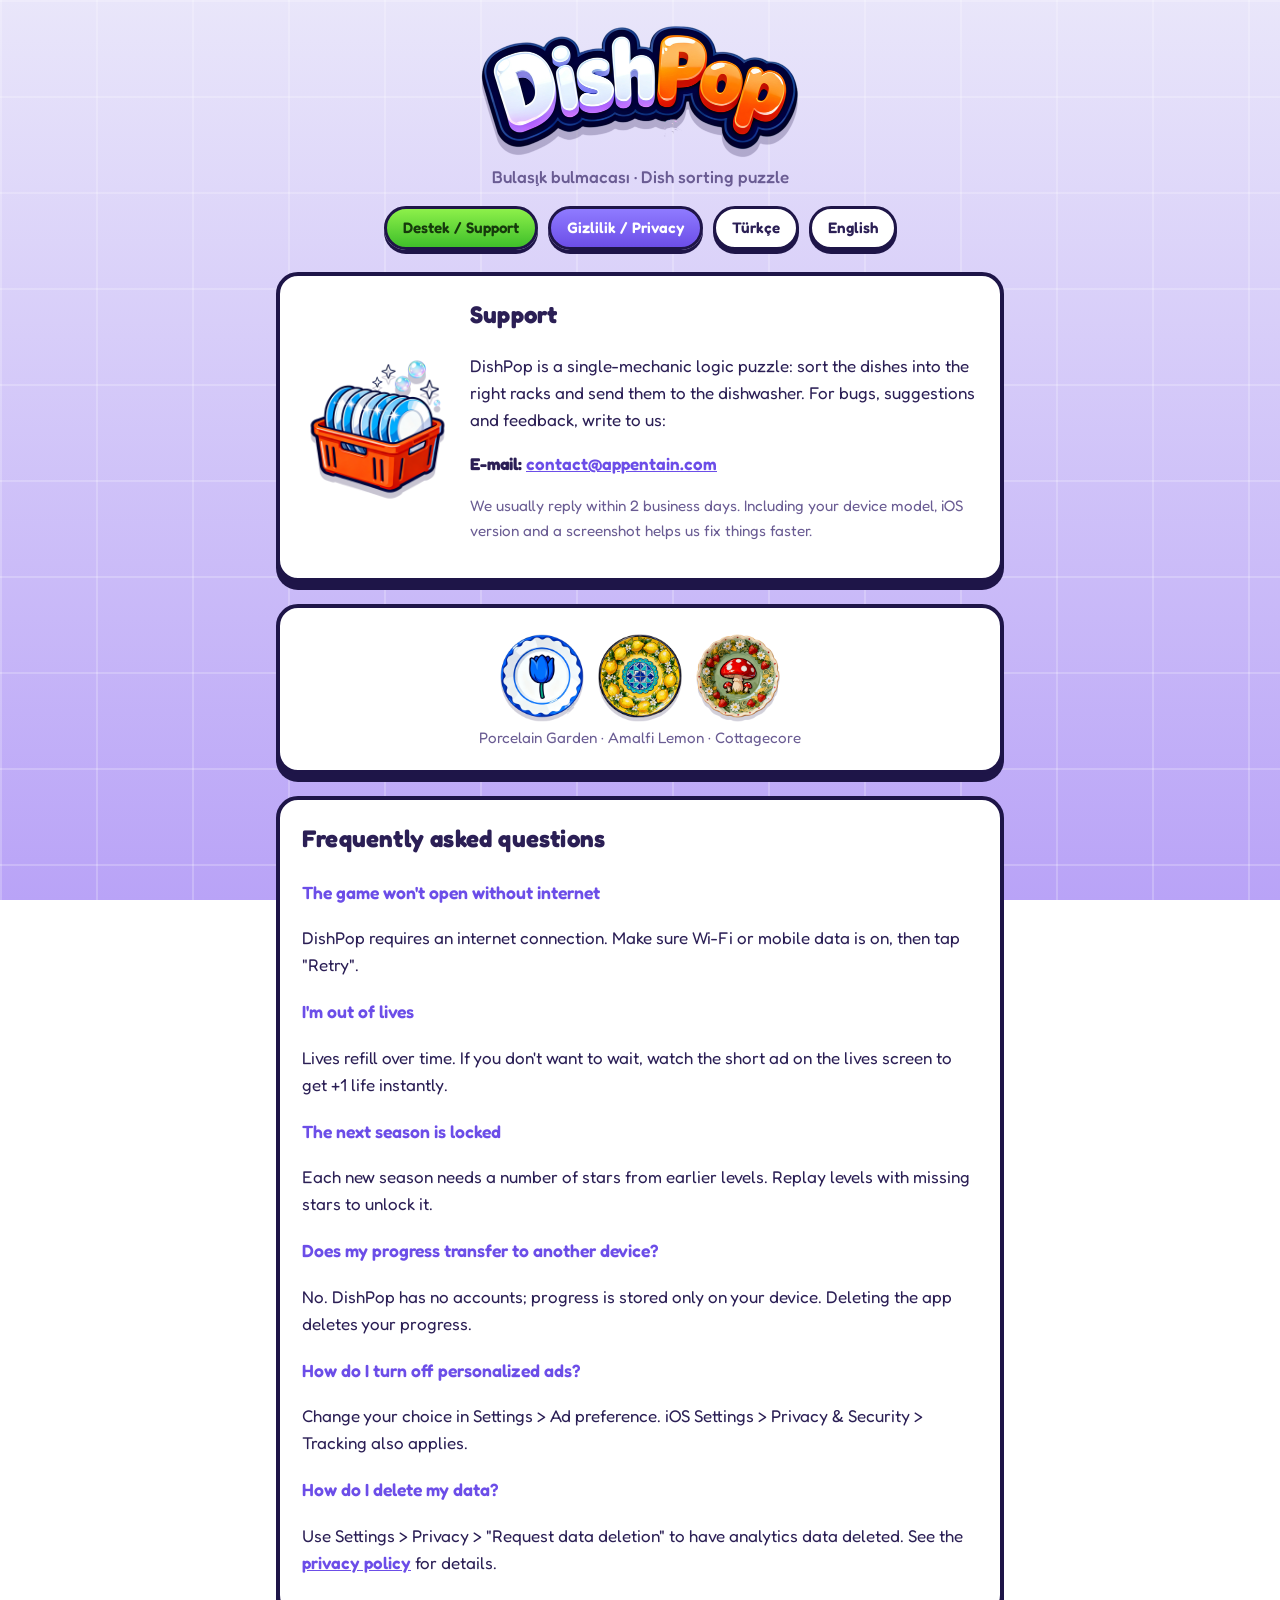
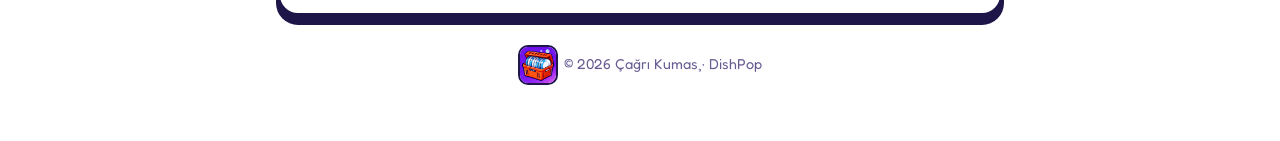
<file: index.html>
<!doctype html>
<html lang="tr">
<head>
<meta charset="utf-8">
<meta name="viewport" content="width=device-width, initial-scale=1">
<title>DishPop – Destek / Support</title>
<link rel="preconnect" href="https://fonts.googleapis.com">
<link href="https://fonts.googleapis.com/css2?family=Fredoka:wght@500;600;700&display=swap" rel="stylesheet">
<link rel="icon" type="image/png" href="img/favicon.png">
<link rel="apple-touch-icon" href="img/icon.png">
<link rel="stylesheet" href="style.css">
</head>
<body>
<main>
  <header><img class="logo" src="img/logo.png" alt="DishPop"><p class="tag">Bulaşık bulmacası · Dish sorting puzzle</p></header>
  <nav>
    <a href="index.html" class="active">Destek / Support</a>
    <a href="privacy.html">Gizlilik / Privacy</a>
    <a href="#tr" class="lang-btn" onclick="show('tr');return false;">Türkçe</a>
    <a href="#en" class="lang-btn" onclick="show('en');return false;">English</a>
  </nav>

  <section id="tr" class="lang show">
    <div class="card">
      <div class="hero"><img src="img/hero.png" alt=""><div><h2>Destek</h2>
      <p>DishPop, bulaşıkları doğru kasalara dizip makineye gönderdiğin tek mekanikli bir mantık bulmacasıdır. Sorun, öneri ve geri bildirimlerin için bize yaz:</p>
      <p><strong>E-posta:</strong> <a href="mailto:contact@appentain.com?subject=DishPop%20Destek">contact@appentain.com</a></p>
      <p class="muted">Genelde 2 iş günü içinde yanıt veriyoruz. Yazarken cihaz modelini, iOS sürümünü ve mümkünse ekran görüntüsünü eklersen daha hızlı çözeriz.</p></div></div>
    </div>

    <div class="card"><div class="pieces"><img src="img/kol_s1_01.png" alt=""><img src="img/kol_s2_01.png" alt=""><img src="img/kol_s3_01.png" alt=""></div><p class="muted" style="text-align:center;margin:8px 0 0">Porselen Bahçesi · Amalfi Limonu · Cottagecore</p></div>
    <div class="card">
      <h2>Sık sorulan sorular</h2>
      <h3>Oyun internetsiz açılmıyor</h3>
      <p>DishPop internet bağlantısı gerektirir. Wi-Fi veya mobil verinin açık olduğundan emin olup "Yenile"ye dokun.</p>
      <h3>Canım bitti, ne yapabilirim?</h3>
      <p>Canlar zamanla kendiliğinden dolar. Beklemek istemiyorsan can ekranındaki kısa reklamı izleyerek anında +1 can alabilirsin.</p>
      <h3>Bir sonraki sezon kilitli</h3>
      <p>Yeni sezon için önceki bölümlerden belirli sayıda yıldız toplamak gerekir. Eksik yıldızlı bölümleri tekrar oynayarak kilidi açabilirsin.</p>
      <h3>İlerlemem başka cihaza geçer mi?</h3>
      <p>Hayır. DishPop hesap kullanmaz; ilerleme yalnızca cihazında saklanır. Uygulamayı silmek ilerlemeyi de siler.</p>
      <h3>Reklamları nasıl kişiselleştirmeden gösteririm?</h3>
      <p>Ayarlar &gt; Reklam tercihi bölümünden seçimini değiştirebilirsin. iOS'ta Ayarlar &gt; Gizlilik ve Güvenlik &gt; Takip bölümü de geçerlidir.</p>
      <h3>Verilerimi nasıl sildiririm?</h3>
      <p>Ayarlar &gt; Gizlilik &gt; "Veri silme isteği" ile ölçüm verilerinin silinmesini isteyebilirsin. Ayrıntılar için <a href="privacy.html#tr">gizlilik politikası</a>na bak.</p>
    </div>
  </section>

  <section id="en" class="lang">
    <div class="card">
      <div class="hero"><img src="img/hero.png" alt=""><div><h2>Support</h2>
      <p>DishPop is a single-mechanic logic puzzle: sort the dishes into the right racks and send them to the dishwasher. For bugs, suggestions and feedback, write to us:</p>
      <p><strong>E-mail:</strong> <a href="mailto:contact@appentain.com?subject=DishPop%20Support">contact@appentain.com</a></p>
      <p class="muted">We usually reply within 2 business days. Including your device model, iOS version and a screenshot helps us fix things faster.</p></div></div>
    </div>

    <div class="card"><div class="pieces"><img src="img/kol_s1_01.png" alt=""><img src="img/kol_s2_01.png" alt=""><img src="img/kol_s3_01.png" alt=""></div><p class="muted" style="text-align:center;margin:8px 0 0">Porcelain Garden · Amalfi Lemon · Cottagecore</p></div>
    <div class="card">
      <h2>Frequently asked questions</h2>
      <h3>The game won't open without internet</h3>
      <p>DishPop requires an internet connection. Make sure Wi-Fi or mobile data is on, then tap "Retry".</p>
      <h3>I'm out of lives</h3>
      <p>Lives refill over time. If you don't want to wait, watch the short ad on the lives screen to get +1 life instantly.</p>
      <h3>The next season is locked</h3>
      <p>Each new season needs a number of stars from earlier levels. Replay levels with missing stars to unlock it.</p>
      <h3>Does my progress transfer to another device?</h3>
      <p>No. DishPop has no accounts; progress is stored only on your device. Deleting the app deletes your progress.</p>
      <h3>How do I turn off personalized ads?</h3>
      <p>Change your choice in Settings &gt; Ad preference. iOS Settings &gt; Privacy &amp; Security &gt; Tracking also applies.</p>
      <h3>How do I delete my data?</h3>
      <p>Use Settings &gt; Privacy &gt; "Request data deletion" to have analytics data deleted. See the <a href="privacy.html#en">privacy policy</a> for details.</p>
    </div>
  </section>

  <footer><img src="img/icon.png" alt="">© 2026 Çağrı Kumaş · DishPop</footer>
</main>
<script>
function show(l){document.querySelectorAll('.lang').forEach(s=>s.classList.toggle('show',s.id===l));}
(function(){var h=location.hash.replace('#','');if(h==='en'||h==='tr')show(h);else if(!/^tr/i.test(navigator.language||''))show('en');})();
</script>
</body>
</html>
</file>
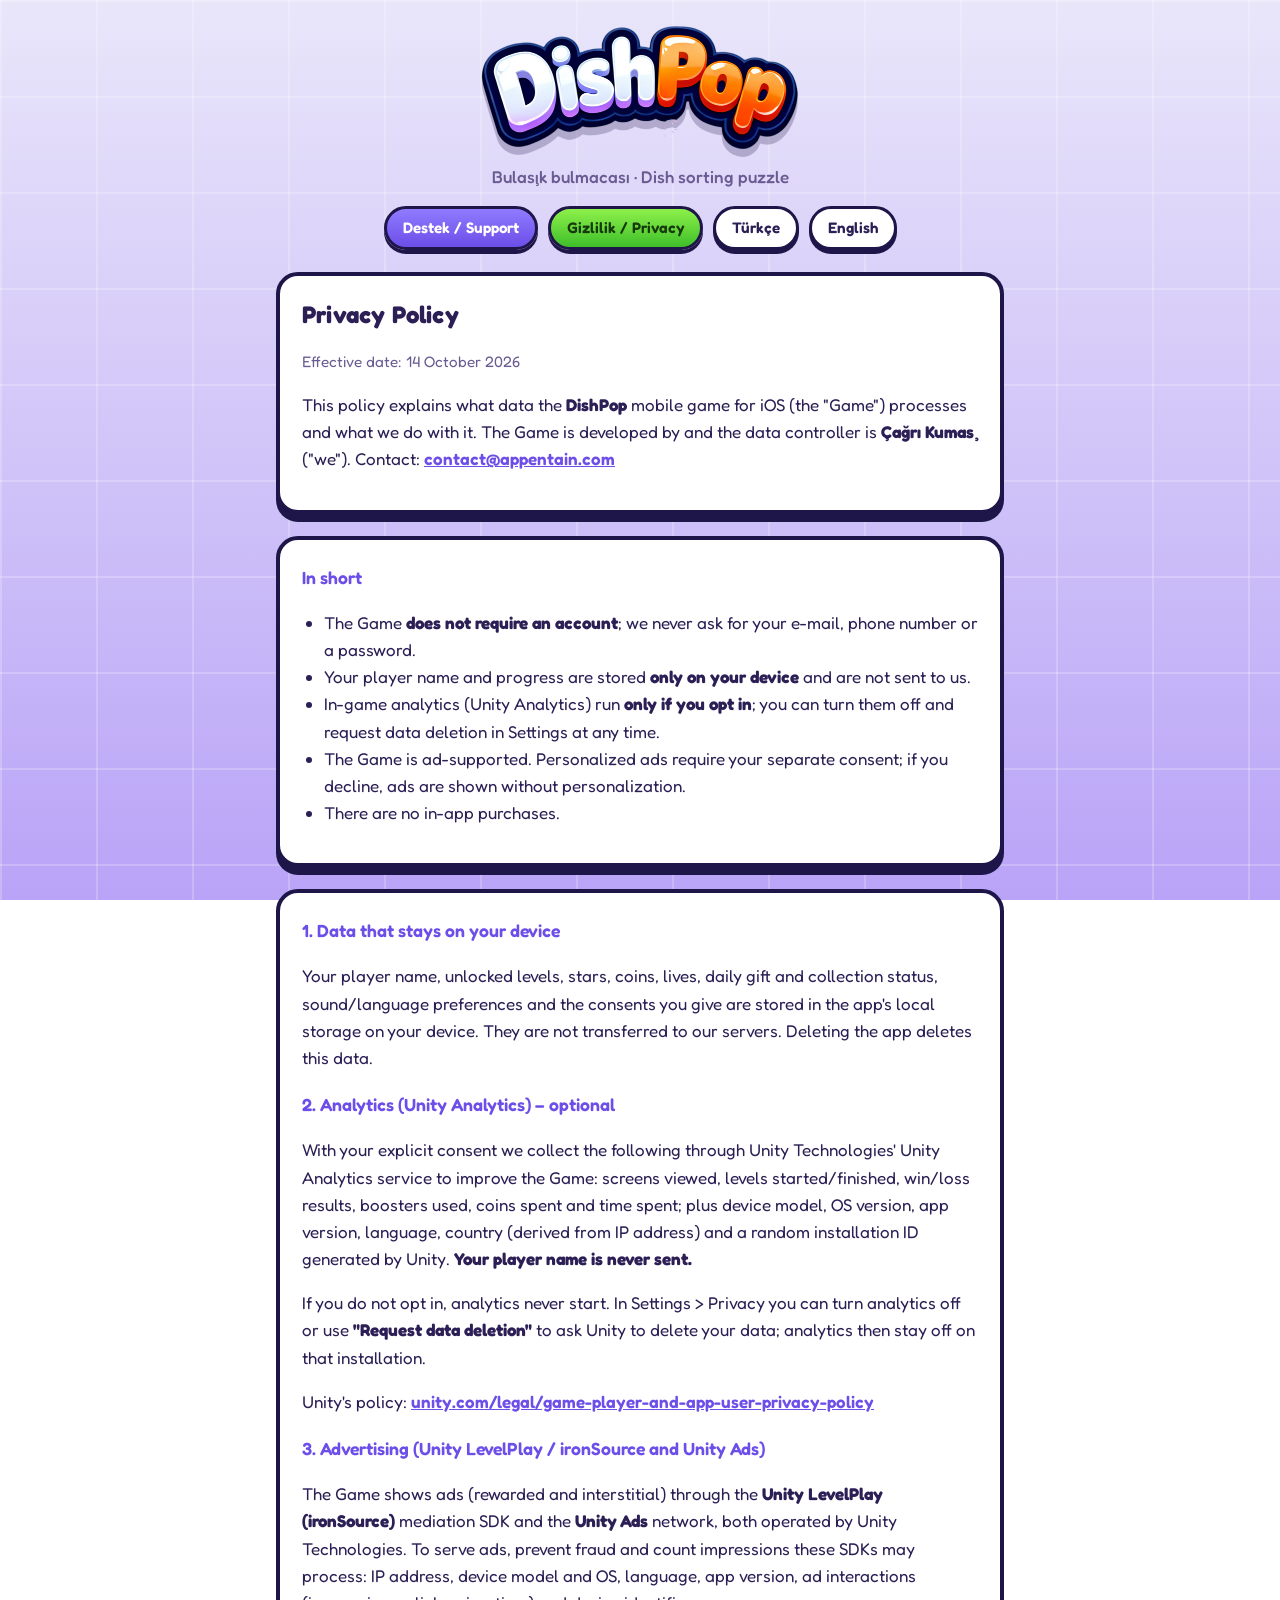
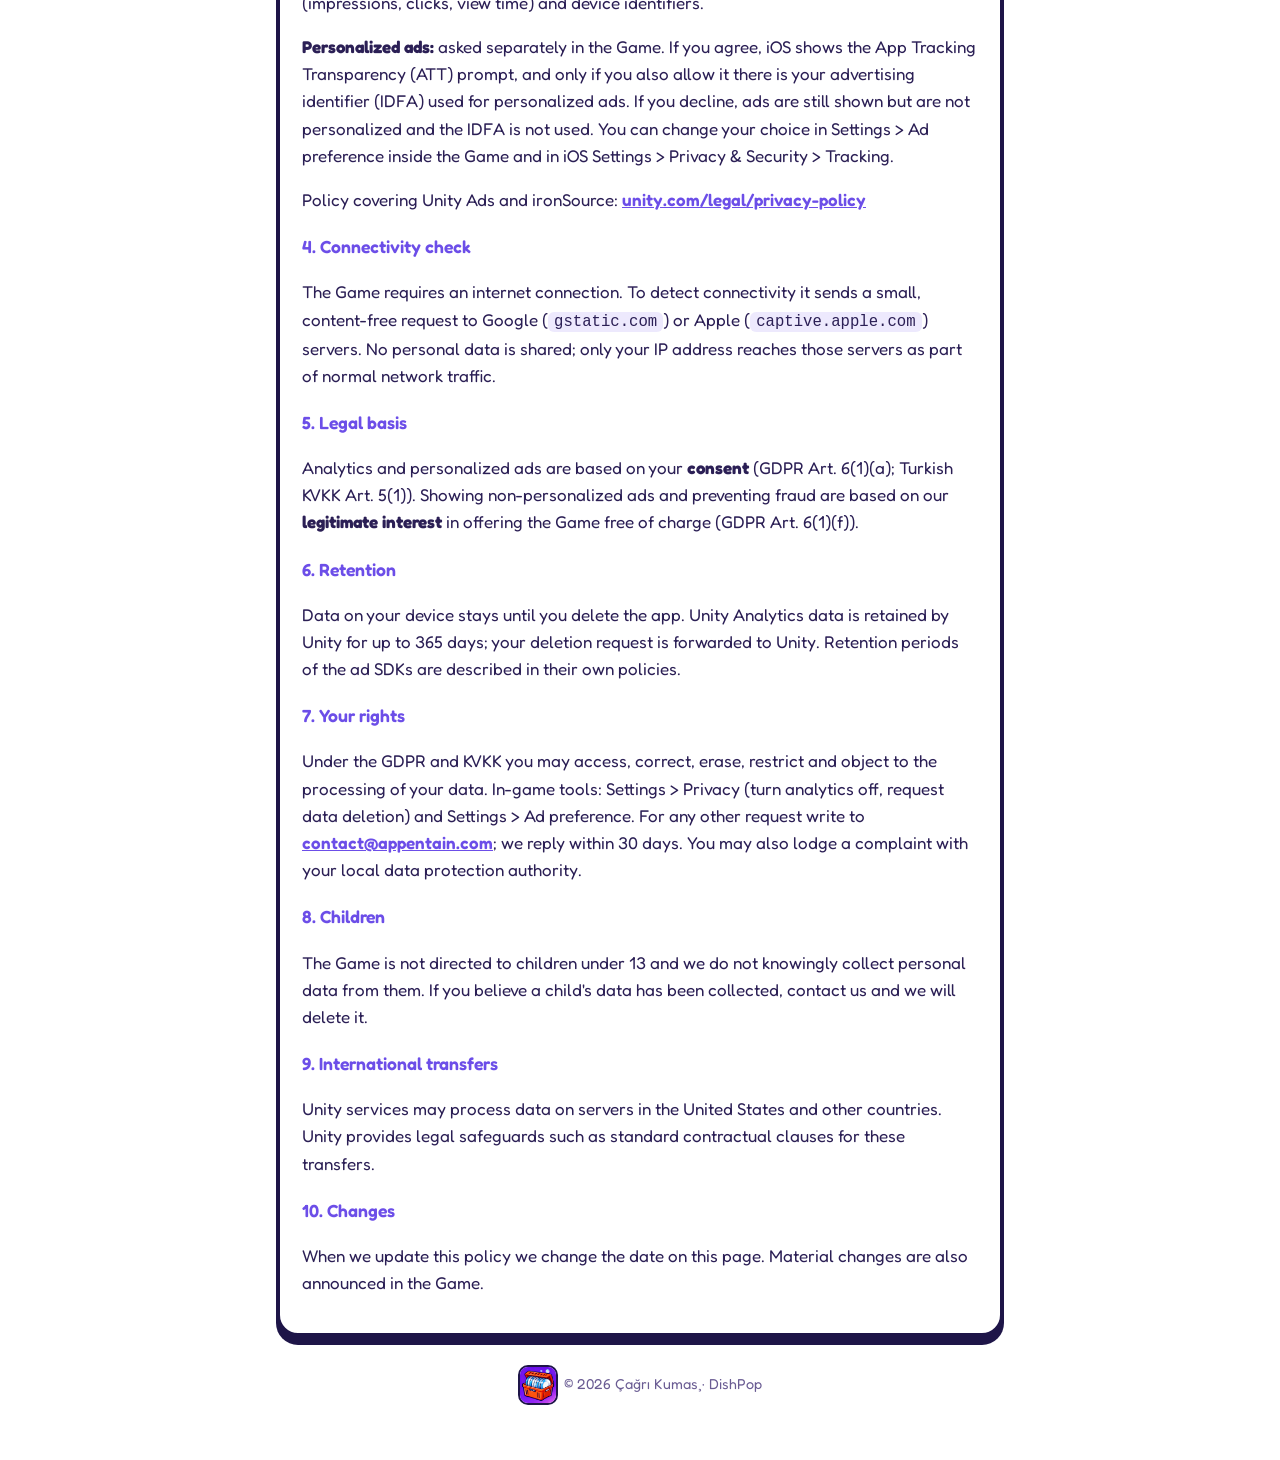
<file: privacy.html>
<!doctype html>
<html lang="tr">
<head>
<meta charset="utf-8">
<meta name="viewport" content="width=device-width, initial-scale=1">
<title>DishPop – Gizlilik Politikası / Privacy Policy</title>
<link rel="preconnect" href="https://fonts.googleapis.com">
<link href="https://fonts.googleapis.com/css2?family=Fredoka:wght@500;600;700&display=swap" rel="stylesheet">
<link rel="icon" type="image/png" href="img/favicon.png">
<link rel="apple-touch-icon" href="img/icon.png">
<link rel="stylesheet" href="style.css">
</head>
<body>
<main>
  <header><img class="logo" src="img/logo.png" alt="DishPop"><p class="tag">Bulaşık bulmacası · Dish sorting puzzle</p></header>
  <nav>
    <a href="index.html">Destek / Support</a>
    <a href="privacy.html" class="active">Gizlilik / Privacy</a>
    <a href="#tr" class="lang-btn" onclick="show('tr');return false;">Türkçe</a>
    <a href="#en" class="lang-btn" onclick="show('en');return false;">English</a>
  </nav>

  <!-- ===================== TÜRKÇE ===================== -->
  <section id="tr" class="lang show">
    <div class="card">
      <h2>Gizlilik Politikası</h2>
      <p class="muted">Yürürlük tarihi: 14 Ekim 2026</p>
      <p>Bu politika, iOS için yayınlanan <strong>DishPop</strong> mobil oyununun ("Oyun") hangi verileri işlediğini ve bu verilerle neler yaptığımızı açıklar. Oyunun geliştiricisi ve veri sorumlusu <strong>Çağrı Kumaş</strong>'tır ("biz"). Sorularınız için: <a href="mailto:contact@appentain.com">contact@appentain.com</a></p>
    </div>

    <div class="card">
      <h3>Kısaca</h3>
      <ul>
        <li>Oyun <strong>hesap gerektirmez</strong>; e-posta, telefon veya şifre istemeyiz.</li>
        <li>Girdiğiniz oyuncu adı ve oyun ilerlemeniz <strong>yalnızca cihazınızda</strong> saklanır, bize gönderilmez.</li>
        <li>Oyun içi ölçüm (Unity Analytics) <strong>yalnızca izin verirseniz</strong> açılır; Ayarlar'dan istediğiniz zaman kapatabilir ve veri silme isteği gönderebilirsiniz.</li>
        <li>Oyun reklamla desteklenir. Kişiselleştirilmiş reklam için ayrıca izniniz istenir; reddederseniz reklamlar kişiselleştirilmeden gösterilir.</li>
        <li>Uygulama içi satın alma yoktur.</li>
      </ul>
    </div>

    <div class="card">
      <h3>1. Cihazınızda kalan veriler</h3>
      <p>Oyuncu adı, açılan bölümler, yıldızlar, altın, can, günlük hediye ve koleksiyon durumu, ses/dil tercihleri ve verdiğiniz izinler cihazınızdaki uygulama depolamasında tutulur. Bu veriler sunucularımıza aktarılmaz. Uygulamayı silerseniz bu veriler de silinir.</p>

      <h3>2. Ölçüm (Unity Analytics) – isteğe bağlı</h3>
      <p>Oyunu geliştirmek için, açık izninizle, Unity Technologies'in Unity Analytics hizmeti aracılığıyla şu bilgileri toplarız: görüntülenen ekranlar, başlanan/bitirilen bölümler, kazanma-kaybetme sonuçları, kullanılan güçlendirmeler, harcanan altın ve süreler; ayrıca cihaz modeli, işletim sistemi sürümü, uygulama sürümü, dil, ülke (IP adresinden türetilir) ve Unity tarafından üretilen rastgele bir kurulum kimliği. <strong>Oyuncu adınız gönderilmez.</strong></p>
      <p>İzin vermezseniz ölçüm hiç başlamaz. Ayarlar &gt; Gizlilik bölümünden ölçümü kapatabilir veya <strong>"Veri silme isteği"</strong> ile Unity'deki verilerinizin silinmesini talep edebilirsiniz; bu durumda ölçüm o kurulumda kapalı kalır.</p>
      <p>Unity'nin politikası: <a href="https://unity.com/legal/game-player-and-app-user-privacy-policy" target="_blank" rel="noopener">unity.com/legal/game-player-and-app-user-privacy-policy</a></p>

      <h3>3. Reklamlar (Unity LevelPlay / ironSource ve Unity Ads)</h3>
      <p>Oyun, Unity Technologies'e ait <strong>Unity LevelPlay (ironSource)</strong> reklam aracılığı SDK'sı ve <strong>Unity Ads</strong> reklam ağı ile reklam gösterir (ödüllü reklamlar ve bölüm arası reklamlar). Bu SDK'lar reklam göstermek, sahtekârlığı önlemek ve gösterimleri saymak için şu verileri işleyebilir: IP adresi, cihaz modeli ve işletim sistemi, dil, uygulama sürümü, reklam etkileşimleri (gösterim, tıklama, izleme süresi) ve cihaz tanımlayıcıları.</p>
      <p><strong>Kişiselleştirilmiş reklam:</strong> Oyun içinde ayrıca sorulur. İzin verirseniz iOS'un "Uygulama Takibi Şeffaflığı" (ATT) penceresi açılır ve ancak orada da izin verirseniz reklam kimliğiniz (IDFA) kişiselleştirilmiş reklam için kullanılır. İzin vermezseniz reklamlar yine gösterilir, ancak kişiselleştirilmez ve IDFA kullanılmaz. Tercihinizi oyun içinde Ayarlar &gt; Reklam tercihi ve iOS'ta Ayarlar &gt; Gizlilik ve Güvenlik &gt; Takip bölümünden değiştirebilirsiniz.</p>
      <p>Unity Ads ve ironSource için geçerli politika: <a href="https://unity.com/legal/privacy-policy" target="_blank" rel="noopener">unity.com/legal/privacy-policy</a></p>

      <h3>4. Bağlantı denetimi</h3>
      <p>Oyun internet bağlantısı gerektirir. Bağlantı olup olmadığını anlamak için Google (<code>gstatic.com</code>) veya Apple (<code>captive.apple.com</code>) sunucularına içerik taşımayan küçük bir istek gönderilir. Bu istekle kişisel veri paylaşılmaz; yalnızca IP adresiniz standart ağ trafiği gereği bu sunuculara ulaşır.</p>

      <h3>5. Hukuki dayanak</h3>
      <p>Ölçüm ve kişiselleştirilmiş reklam için dayanak <strong>açık rızanızdır</strong> (KVKK m. 5/1, GDPR m. 6/1-a). Kişiselleştirilmemiş reklam gösterimi ve sahtekârlık önleme, oyunu ücretsiz sunabilmemiz için <strong>meşru menfaatimize</strong> dayanır (GDPR m. 6/1-f).</p>

      <h3>6. Saklama</h3>
      <p>Cihazınızdaki veriler siz uygulamayı silene kadar kalır. Unity Analytics verileri Unity tarafından en fazla 365 gün saklanır; silme isteğiniz Unity'ye iletilir. Reklam SDK'larının saklama süreleri kendi politikalarında belirtilir.</p>

      <h3>7. Haklarınız</h3>
      <p>KVKK ve GDPR kapsamında verilerinize erişme, düzeltme, silme, işlemeyi kısıtlama ve itiraz etme hakkınız vardır. Oyun içi araçlar: Ayarlar &gt; Gizlilik (ölçümü kapat, veri silme isteği) ve Ayarlar &gt; Reklam tercihi. Diğer talepler için <a href="mailto:contact@appentain.com">contact@appentain.com</a> adresine yazabilirsiniz; en geç 30 gün içinde yanıt veririz. AB'de yaşıyorsanız yerel veri koruma otoritenize, Türkiye'de KVKK Kurulu'na şikâyette bulunabilirsiniz.</p>

      <h3>8. Çocuklar</h3>
      <p>Oyun 13 yaşından küçüklere yönelik değildir ve bu kişilerden bilerek kişisel veri toplamayız. Bir çocuğun verisinin toplandığını düşünüyorsanız bize yazın; veriyi sileriz.</p>

      <h3>9. Uluslararası aktarım</h3>
      <p>Unity hizmetleri verileri Amerika Birleşik Devletleri ve diğer ülkelerdeki sunucularda işleyebilir. Unity, bu aktarımlar için standart sözleşme maddeleri gibi hukuki güvenceler sağlar.</p>

      <h3>10. Değişiklikler</h3>
      <p>Politikayı güncellediğimizde bu sayfadaki tarihi değiştiririz. Önemli değişiklikleri oyun içinde de duyururuz.</p>
    </div>
  </section>

  <!-- ===================== ENGLISH ===================== -->
  <section id="en" class="lang">
    <div class="card">
      <h2>Privacy Policy</h2>
      <p class="muted">Effective date: 14 October 2026</p>
      <p>This policy explains what data the <strong>DishPop</strong> mobile game for iOS (the "Game") processes and what we do with it. The Game is developed by and the data controller is <strong>Çağrı Kumaş</strong> ("we"). Contact: <a href="mailto:contact@appentain.com">contact@appentain.com</a></p>
    </div>

    <div class="card">
      <h3>In short</h3>
      <ul>
        <li>The Game <strong>does not require an account</strong>; we never ask for your e-mail, phone number or a password.</li>
        <li>Your player name and progress are stored <strong>only on your device</strong> and are not sent to us.</li>
        <li>In-game analytics (Unity Analytics) run <strong>only if you opt in</strong>; you can turn them off and request data deletion in Settings at any time.</li>
        <li>The Game is ad-supported. Personalized ads require your separate consent; if you decline, ads are shown without personalization.</li>
        <li>There are no in-app purchases.</li>
      </ul>
    </div>

    <div class="card">
      <h3>1. Data that stays on your device</h3>
      <p>Your player name, unlocked levels, stars, coins, lives, daily gift and collection status, sound/language preferences and the consents you give are stored in the app's local storage on your device. They are not transferred to our servers. Deleting the app deletes this data.</p>

      <h3>2. Analytics (Unity Analytics) – optional</h3>
      <p>With your explicit consent we collect the following through Unity Technologies' Unity Analytics service to improve the Game: screens viewed, levels started/finished, win/loss results, boosters used, coins spent and time spent; plus device model, OS version, app version, language, country (derived from IP address) and a random installation ID generated by Unity. <strong>Your player name is never sent.</strong></p>
      <p>If you do not opt in, analytics never start. In Settings &gt; Privacy you can turn analytics off or use <strong>"Request data deletion"</strong> to ask Unity to delete your data; analytics then stay off on that installation.</p>
      <p>Unity's policy: <a href="https://unity.com/legal/game-player-and-app-user-privacy-policy" target="_blank" rel="noopener">unity.com/legal/game-player-and-app-user-privacy-policy</a></p>

      <h3>3. Advertising (Unity LevelPlay / ironSource and Unity Ads)</h3>
      <p>The Game shows ads (rewarded and interstitial) through the <strong>Unity LevelPlay (ironSource)</strong> mediation SDK and the <strong>Unity Ads</strong> network, both operated by Unity Technologies. To serve ads, prevent fraud and count impressions these SDKs may process: IP address, device model and OS, language, app version, ad interactions (impressions, clicks, view time) and device identifiers.</p>
      <p><strong>Personalized ads:</strong> asked separately in the Game. If you agree, iOS shows the App Tracking Transparency (ATT) prompt, and only if you also allow it there is your advertising identifier (IDFA) used for personalized ads. If you decline, ads are still shown but are not personalized and the IDFA is not used. You can change your choice in Settings &gt; Ad preference inside the Game and in iOS Settings &gt; Privacy &amp; Security &gt; Tracking.</p>
      <p>Policy covering Unity Ads and ironSource: <a href="https://unity.com/legal/privacy-policy" target="_blank" rel="noopener">unity.com/legal/privacy-policy</a></p>

      <h3>4. Connectivity check</h3>
      <p>The Game requires an internet connection. To detect connectivity it sends a small, content-free request to Google (<code>gstatic.com</code>) or Apple (<code>captive.apple.com</code>) servers. No personal data is shared; only your IP address reaches those servers as part of normal network traffic.</p>

      <h3>5. Legal basis</h3>
      <p>Analytics and personalized ads are based on your <strong>consent</strong> (GDPR Art. 6(1)(a); Turkish KVKK Art. 5(1)). Showing non-personalized ads and preventing fraud are based on our <strong>legitimate interest</strong> in offering the Game free of charge (GDPR Art. 6(1)(f)).</p>

      <h3>6. Retention</h3>
      <p>Data on your device stays until you delete the app. Unity Analytics data is retained by Unity for up to 365 days; your deletion request is forwarded to Unity. Retention periods of the ad SDKs are described in their own policies.</p>

      <h3>7. Your rights</h3>
      <p>Under the GDPR and KVKK you may access, correct, erase, restrict and object to the processing of your data. In-game tools: Settings &gt; Privacy (turn analytics off, request data deletion) and Settings &gt; Ad preference. For any other request write to <a href="mailto:contact@appentain.com">contact@appentain.com</a>; we reply within 30 days. You may also lodge a complaint with your local data protection authority.</p>

      <h3>8. Children</h3>
      <p>The Game is not directed to children under 13 and we do not knowingly collect personal data from them. If you believe a child's data has been collected, contact us and we will delete it.</p>

      <h3>9. International transfers</h3>
      <p>Unity services may process data on servers in the United States and other countries. Unity provides legal safeguards such as standard contractual clauses for these transfers.</p>

      <h3>10. Changes</h3>
      <p>When we update this policy we change the date on this page. Material changes are also announced in the Game.</p>
    </div>
  </section>

  <footer><img src="img/icon.png" alt="">© 2026 Çağrı Kumaş · DishPop</footer>
</main>
<script>
function show(l){document.querySelectorAll('.lang').forEach(s=>s.classList.toggle('show',s.id===l));}
(function(){var h=location.hash.replace('#','');if(h==='en'||h==='tr')show(h);else if(!/^tr/i.test(navigator.language||''))show('en');})();
</script>
</body>
</html>
</file>
<file: style.css>
/* DishPop tasarim dili: lila fayans fon, parlak-kalin konturlu kartlar, Fredoka yazi */
:root {
  --bg1: #e9e6fa; --bg2: #b9a3f7; --tile: rgba(255,255,255,.22);
  --card: #ffffff; --ink: #2b1f55; --soft: #6a5c93; --line: #1e1548;
  --accent: #6c4ee8; --green1: #8df04a; --green2: #3fbf2a; --orange: #ff7a2a;
}
@media (prefers-color-scheme: dark) {
  :root { --bg1: #2a2050; --bg2: #141030; --tile: rgba(255,255,255,.05);
          --card: #2e2459; --ink: #f3efff; --soft: #c1b6ea; --line: #0e0a28; --accent: #b9a3ff; }
}
* { box-sizing: border-box; }
html { scroll-behavior: smooth; }
body {
  margin: 0; color: var(--ink);
  font-family: "Fredoka", "Baloo 2", -apple-system, "Segoe UI", Roboto, sans-serif; font-size: 17px; line-height: 1.6;
  background: linear-gradient(180deg, var(--bg1) 0%, var(--bg2) 100%) fixed;
}
/* fayans cizgileri */
body::before {
  content: ""; position: fixed; inset: 0; z-index: -1; pointer-events: none;
  background-image: linear-gradient(var(--tile) 2px, transparent 2px), linear-gradient(90deg, var(--tile) 2px, transparent 2px);
  background-size: 96px 96px;
}
main { max-width: 760px; margin: 0 auto; padding: 24px 16px 56px; }

header { text-align: center; margin-bottom: 8px; }
header .logo { width: min(320px, 70%); height: auto; filter: drop-shadow(0 8px 0 rgba(30,21,72,.25)); }
header .tag { margin: 4px 0 0; color: var(--soft); font-weight: 500; }

nav { display: flex; gap: 10px; flex-wrap: wrap; justify-content: center; margin: 16px 0 22px; }
nav a {
  text-decoration: none; color: #fff; font-weight: 600; font-size: .95rem;
  background: linear-gradient(180deg, #8f7bff, #6c4ee8); border: 3px solid var(--line); border-radius: 999px;
  padding: 7px 16px; box-shadow: 0 4px 0 var(--line);
}
nav a.active { background: linear-gradient(180deg, var(--green1), var(--green2)); color: #163a0c; }
nav a.lang-btn { background: var(--card); color: var(--ink); }

.hero { display: flex; align-items: center; gap: 18px; }
.hero img { width: 150px; height: 150px; flex: none; filter: drop-shadow(0 6px 0 rgba(30,21,72,.25)); }
@media (max-width: 520px) { .hero { flex-direction: column; text-align: center; } }

.card {
  background: var(--card); border: 4px solid var(--line); border-radius: 22px;
  padding: 20px 22px; margin-bottom: 22px; box-shadow: 0 8px 0 var(--line), inset 0 6px 0 rgba(255,255,255,.55);
}
@media (prefers-color-scheme: dark) { .card { box-shadow: 0 8px 0 var(--line), inset 0 6px 0 rgba(255,255,255,.08); } }
h2 { font-size: 1.5rem; margin: 0 0 8px; font-weight: 700; letter-spacing: .2px; }
h3 { font-size: 1.1rem; margin: 20px 0 4px; font-weight: 600; color: var(--accent); }
.muted { color: var(--soft); font-size: .95rem; }
ul { padding-left: 22px; }
a { color: var(--accent); font-weight: 600; }
code { background: rgba(108,78,232,.12); padding: 1px 6px; border-radius: 6px; font-size: .92em; }

.btn {
  display: inline-block; text-decoration: none; color: #163a0c; font-weight: 700; font-size: 1.05rem;
  background: linear-gradient(180deg, var(--green1), var(--green2)); border: 3px solid var(--line); border-radius: 999px;
  padding: 10px 26px; box-shadow: 0 5px 0 var(--line); margin-top: 8px;
}
.btn:active { transform: translateY(3px); box-shadow: 0 2px 0 var(--line); }

.pieces { display: flex; justify-content: center; gap: 14px; margin: 6px 0 2px; }
.pieces img { width: 84px; height: 84px; filter: drop-shadow(0 4px 0 rgba(30,21,72,.2)); }

.lang { display: none; }
.lang.show { display: block; }
footer { color: var(--soft); font-size: .9rem; text-align: center; margin-top: 28px; }
footer img { width: 40px; height: 40px; border-radius: 10px; vertical-align: middle; margin-right: 6px; border: 2px solid var(--line); }
.hero > div { min-width: 0; }
body { overflow-wrap: anywhere; }
.card > h3:first-child { margin-top: 4px; }
</file>
